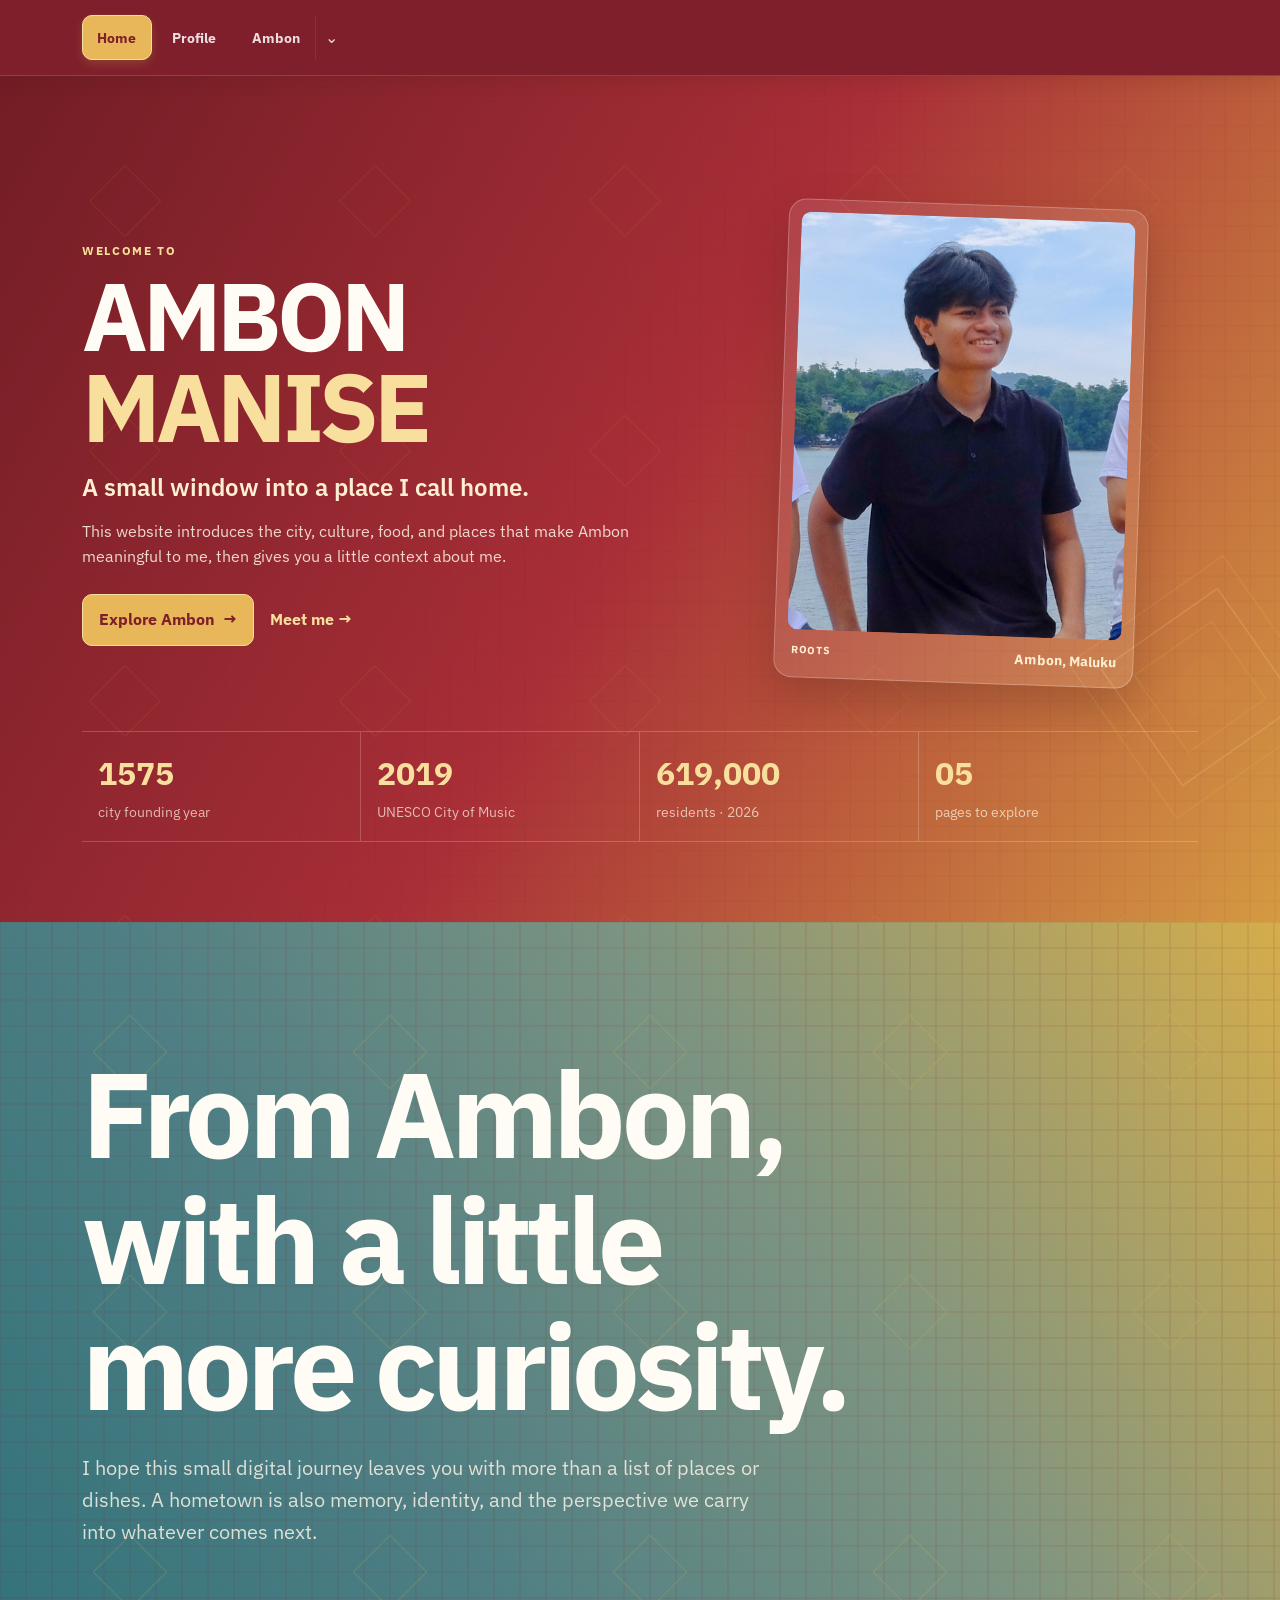
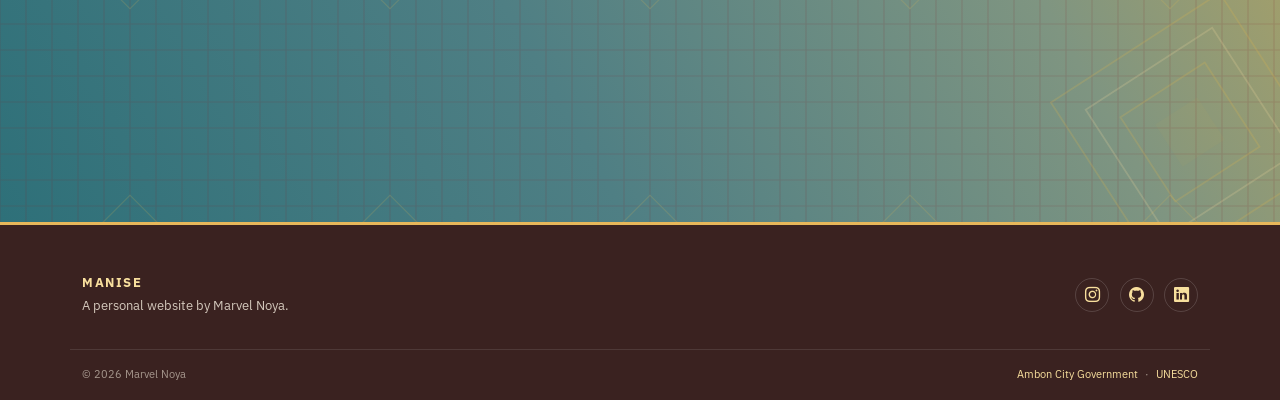
<file: index.html>
<!DOCTYPE html>
<html lang="en">
<head>
  <meta charset="UTF-8">
  <meta name="viewport" content="width=device-width, initial-scale=1">
  <title>Marvel Noya | Ambon</title>
  <meta name="description" content="A personal static website by Marvel Noya, introducing Ambon, Maluku, alongside a short personal profile.">
  <link rel="preconnect" href="https://fonts.googleapis.com">
  <link rel="preconnect" href="https://fonts.gstatic.com" crossorigin>
  <link href="https://fonts.googleapis.com/css2?family=IBM+Plex+Sans:wght@400;500;600;700;800&display=swap" rel="stylesheet">
  <link href="https://cdn.jsdelivr.net/npm/bootstrap@5.3.3/dist/css/bootstrap.min.css" rel="stylesheet">
  <link
    rel="stylesheet"
    href="https://cdn.jsdelivr.net/npm/bootstrap-icons@1.11.3/font/bootstrap-icons.min.css">
  <link href="assets/css/style.css" rel="stylesheet">

<style id="page-style">
/* HOME */

.home-section {
    display: flex;
    align-items: center;
    color: var(--white);
    background: linear-gradient(120deg, #721d25 0%, #a82e37 50%, #d59a42 100%);
}

.deco-grid {
    inset: 0;
    background: url("assets/img/deco-grid.svg") repeat;
    background-size: 250px 250px;
    opacity: 0.12;
}

.deco-diamond {
    width: 300px;
    height: 300px;
    right: -70px;
    bottom: 10%;
    background: url("assets/img/deco-diamond.svg") center / contain no-repeat;
    opacity: 0.2;
    transform: rotate(10deg);
}

.home-hero {
    position: relative;
    z-index: 1;
    display: grid;
    grid-template-columns: 1.1fr 0.9fr;
    align-items: center;
    gap: 4rem;
    padding-top: 3rem;
}

.home-hero h1 {
    color: var(--white);
    font-size: 6rem;
    line-height: 0.95;
    letter-spacing: -0.05em;
}

.home-hero h1 span {
    color: var(--gold-light);
}

.hero-subtitle-large {
    margin: 1rem 0 0.75rem;
    color: #ffefd2;
    font-size: 1.5rem;
    font-weight: 600;
}

.home-intro {
    max-width: 58ch;
    color: rgba(255, 247, 232, 0.85);
}

.hero-actions {
    display: flex;
    align-items: center;
    flex-wrap: wrap;
    gap: 1rem;
    margin-top: 1.5rem;
}

.btn-primary-warm,
.btn-outline-light {
    display: inline-flex;
    align-items: center;
    gap: 0.5rem;
    padding: 0.75rem 1rem;
    border-radius: 10px;
    font-weight: 800;
    text-decoration: none;
    transition: 0.2s ease;
}

.btn-primary-warm {
    color: var(--red-dark);
    background: var(--gold);
    border: 1px solid var(--gold-light);
}

.btn-primary-warm:hover {
    color: var(--red-dark);
    transform: translateY(-2px);
}

.btn-outline-light {
    color: var(--white);
    background: transparent;
    border: 1px solid rgba(255, 255, 255, 0.4);
}

.btn-outline-light:hover {
    color: var(--red-dark);
    background: var(--gold);
    border-color: var(--gold);
}

.text-link-light {
    display: inline-flex;
    align-items: center;
    color: var(--gold-light);
    font-weight: 700;
    text-decoration: none;
}

.text-link-light:hover {
    color: var(--white);
    text-decoration: underline;
}

.home-hero-visual {
    position: relative;
    min-height: 420px;
    display: grid;
    place-items: center;
}

.hero-photo-card {
    width: 360px;
    padding: 12px;
    border: 1px solid rgba(255, 255, 255, 0.25);
    border-radius: 18px;
    background: rgba(255, 255, 255, 0.1);
    box-shadow: 0 20px 45px rgba(69, 27, 22, 0.25);
    transform: rotate(2deg);
    transition: 0.3s ease;
}

.hero-photo-card:hover {
    transform: rotate(0) translateY(-6px);
}

.hero-photo-card img {
    width: 100%;
    aspect-ratio: 4 / 5;
    object-fit: cover;
    border-radius: 10px;
}

.hero-photo-caption {
    display: flex;
    justify-content: space-between;
    gap: 1rem;
    padding: 0.75rem 0.25rem 0.1rem;
    color: #ffefd2;
}

.hero-photo-caption span {
    font-size: 0.65rem;
    font-weight: 800;
    letter-spacing: 0.13em;
}

.hero-photo-caption strong {
    font-size: 0.85rem;
}

.home-stats {
    position: relative;
    z-index: 1;
    display: grid;
    grid-template-columns: repeat(4, 1fr);
    margin-top: 3rem;
    border-top: 1px solid rgba(255, 255, 255, 0.2);
    border-bottom: 1px solid rgba(255, 255, 255, 0.2);
}

.home-stats > div {
    padding: 1rem;
    border-right: 1px solid rgba(255, 255, 255, 0.2);
}

.home-stats > div:last-child {
    border-right: 0;
}

.home-stats span {
    display: block;
    color: var(--gold-light);
    font-size: 2rem;
    font-weight: 800;
}

.home-stats small {
    color: rgba(255, 247, 232, 0.7);
}

/* CLOSING SECTION */

.closing-section {
    position: relative;
    min-height: 100vh;
    padding: 8rem 0;
    color: var(--white);
    background:linear-gradient(60deg, #2e7079 0%, #4f7f84 35%, #7f9581 65%, #d5ad4b 100%);
    overflow: hidden;
}

.closing-grid {
    position: absolute;
    inset: 0;
    background-image: url("assets/img/deco-grid.svg");
    background-repeat: repeat;
    background-size: 260px 260px;
    opacity: 0.25;
    pointer-events: none;
}

.deco-closing {
    position: absolute;
    width: 320px;
    height: 320px;
    right: -70px;
    bottom: -70px;
    background-image: url("assets/img/deco-diamond.svg");
    background-size: contain;
    background-repeat: no-repeat;
    opacity: 0.22;
    transform: rotate(12deg);
    pointer-events: none;
}

.closing-inner {
    position: relative;
    z-index: 1;
    max-width: 850px;
    margin: 0;
    text-align: left;
}

.closing-inner h2 {
    margin-bottom: 1.5rem;
    color: var(--white);
    font-size: 120px;
    line-height: 1.05;
    letter-spacing: -0.04em;
}

.closing-inner > p:not(.eyebrow) {
    max-width: 700px;
    margin-bottom: 0;
    color: rgba(255, 247, 232, 0.82);
    font-size: 20px;
}

.closing-inner .btn-primary-warm {
    display: inline-flex;
    align-items: center;
    gap: 0.6rem;
}

.closing-inner .btn-primary-warm span {
    transition: transform 0.2s ease;
}

.closing-inner .btn-primary-warm:hover span {
    transform: translateY(-2px);
}

/* RESPONSIVE: PAGE-SPECIFIC */

@media (max-width: 991px) {
    .home-hero {
        grid-template-columns: 1fr;
    }

    .home-hero-visual {
        min-height: 360px;
    }

    .home-stats {
        grid-template-columns: 1fr 1fr;
    }

    .closing-inner h2 {
        font-size: 72px;
    }
}

@media (max-width: 767px) {
    .home-section {
        padding: 3.5rem 0;
    }

    .home-hero h1 {
        font-size: 4rem;
    }

    .home-hero {
        gap: 2rem;
        padding-top: 1.5rem;
    }

    .hero-photo-card {
        width: min(100%, 320px);
    }

    .home-stats {
        grid-template-columns: 1fr 1fr;
        margin-top: 2rem;
    }

    .closing-section {
        min-height: auto;
        padding: 5rem 0;
    }

    .closing-inner h2 {
        font-size: 3rem;
    }

    .closing-inner > p:not(.eyebrow) {
        font-size: 0.95rem;
    }

    .deco-closing {
        width: 220px;
        height: 220px;
        right: -60px;
        bottom: -50px;
    }
}

</style>
</head>
<body data-page="home">

<header class="site-header">
  <nav class="navbar navbar-expand-lg" aria-label="Primary navigation">
    <div class="container nav-shell">

      <button class="navbar-toggler" type="button" data-bs-toggle="collapse" data-bs-target="#mainNav"
        aria-controls="mainNav" aria-expanded="false" aria-label="Toggle navigation">
        <span class="toggler-line"></span>
        <span class="toggler-line"></span>
        <span class="toggler-line"></span>
      </button>

      <div class="collapse navbar-collapse" id="mainNav">
        <ul class="navbar-nav site-nav">
          <li class="nav-item">
            <a class="nav-link" href="index.html" data-page-link="home">Home</a>
          </li>
          <li class="nav-item">
            <a class="nav-link" href="profile/index.html" data-page-link="profile">Profile</a>
          </li>
          <li class="nav-item dropdown ambon-nav-item">
            <div class="ambon-nav-group">
              <a class="nav-link ambon-main-link" href="hometown/index.html" data-page-link="ambon">
                Ambon
              </a>
              <button class="ambon-menu-toggle" type="button" data-bs-toggle="dropdown"
                aria-expanded="false" aria-label="Open Ambon sections">
                <span aria-hidden="true">⌄</span>
              </button>
              <ul class="dropdown-menu dropdown-menu-end">
                <li>
                  <a class="dropdown-item" href="hometown/index.html" data-page-link="hometown">Hometown</a>
                </li>
                <li>
                  <a class="dropdown-item" href="food/index.html" data-page-link="food">Local Food</a>
                </li>
                <li>
                  <a class="dropdown-item" href="tourist/index.html" data-page-link="places">Places to Visit</a>
                </li>
              </ul>
            </div>
          </li>
        </ul>
      </div>
    </div>
  </nav>
</header>

<main>
  <section class="chapter-section home-section" id="home">

    <div class="section-deco deco-grid" aria-hidden="true"></div>
    
    <div class="section-deco deco-diamond" aria-hidden="true"></div>

    <div class="container position-relative">
      <div class="home-hero">
        <div class="home-hero-copy">
          <p class="eyebrow light">WELCOME TO</p>
          <h1>AMBON<br><span>MANISE</span></h1>
          <p class="hero-subtitle-large">A small window into a place I call home.</p>
          <p class="home-intro">
            This website introduces the city, culture, food, and places that make Ambon meaningful to me,
            then gives you a little context about me.
          </p>

          <div class="hero-actions">
            <a class="btn-primary-warm" href="hometown/index.html">Explore Ambon <span>→</span></a>
            <a class="text-link-light" href="profile/index.html">Meet me →</a>
          </div>
        </div>

        <div class="home-hero-visual">
          <div class="hero-photo-card interactive-card">
            <img loading="eager" src="assets/img/marvelyouth5 cropped.jpeg" alt="Marvel Noya">
            <div class="hero-photo-caption">
              <span>ROOTS</span>
              <strong>Ambon, Maluku</strong>
            </div>
          </div>
        </div>
      </div>

      <div class="home-stats">
        <div><span>1575</span><small>city founding year</small></div>
        <div><span>2019</span><small>UNESCO City of Music</small></div>
        <div><span>619,000</span><small>residents · 2026</small></div>
        <div><span>05</span><small>pages to explore</small></div>
      </div>
    </div>
  </section>

  <section class="closing-section">
    <div class="section-deco closing-grid" aria-hidden="true"></div>
    <div class="section-deco deco-closing" aria-hidden="true"></div>
    <div class="container position-relative">
      <div class="closing-inner">
        <h2>From Ambon,<br>with a little more curiosity.</h2>
        <p>I hope this small digital journey leaves you with more than a list of places or dishes. A hometown is also memory, identity, and the perspective we carry into whatever comes next.</p>
      </div>
    </div>
  </section>
</main>

<footer class="site-footer">
  <div class="container footer-grid">
    <div>
      <p class="footer-title">MANISE</p>
      <p class="mb-0">A personal website by Marvel Noya.</p>
    </div>

    <div class="footer-socials" aria-label="Social media">
        <!-- Replace the three placeholder URLs with your own profiles. -->
        <a href="https://www.instagram.com/mrvlnoya/" target="_blank" rel="noopener noreferrer"
          aria-label="Instagram" title="Instagram">
          <i class="bi bi-instagram"></i>
        </a>

        <a href="https://github.com/MonoPxl" target="_blank" rel="noopener noreferrer"
          aria-label="GitHub" title="GitHub">
          <i class="bi bi-github"></i>
        </a>

        <a href="https://www.linkedin.com/in/marvel-noya-ab5524257/" target="_blank" rel="noopener noreferrer"
          aria-label="LinkedIn" title="LinkedIn">
          <i class="bi bi-linkedin"></i>
        </a>
    </div>
  </div>

  <div class="container footer-bottom">
    <span>© 2026 Marvel Noya</span>

      <div class="footer-sources">
        <a href="https://ambon.go.id/" target="_blank" rel="noopener noreferrer">
          Ambon City Government
        </a>
        <span>·</span>
        <a href="https://www.unesco.org/en/creative-cities/ambon"
          target="_blank" rel="noopener noreferrer">
          UNESCO
        </a>
      </div>
  </div>
</footer>

<script src="https://cdn.jsdelivr.net/npm/bootstrap@5.3.3/dist/js/bootstrap.bundle.min.js"></script>
<script src="assets/js/script.js"></script>
</body>
</html>
</file>
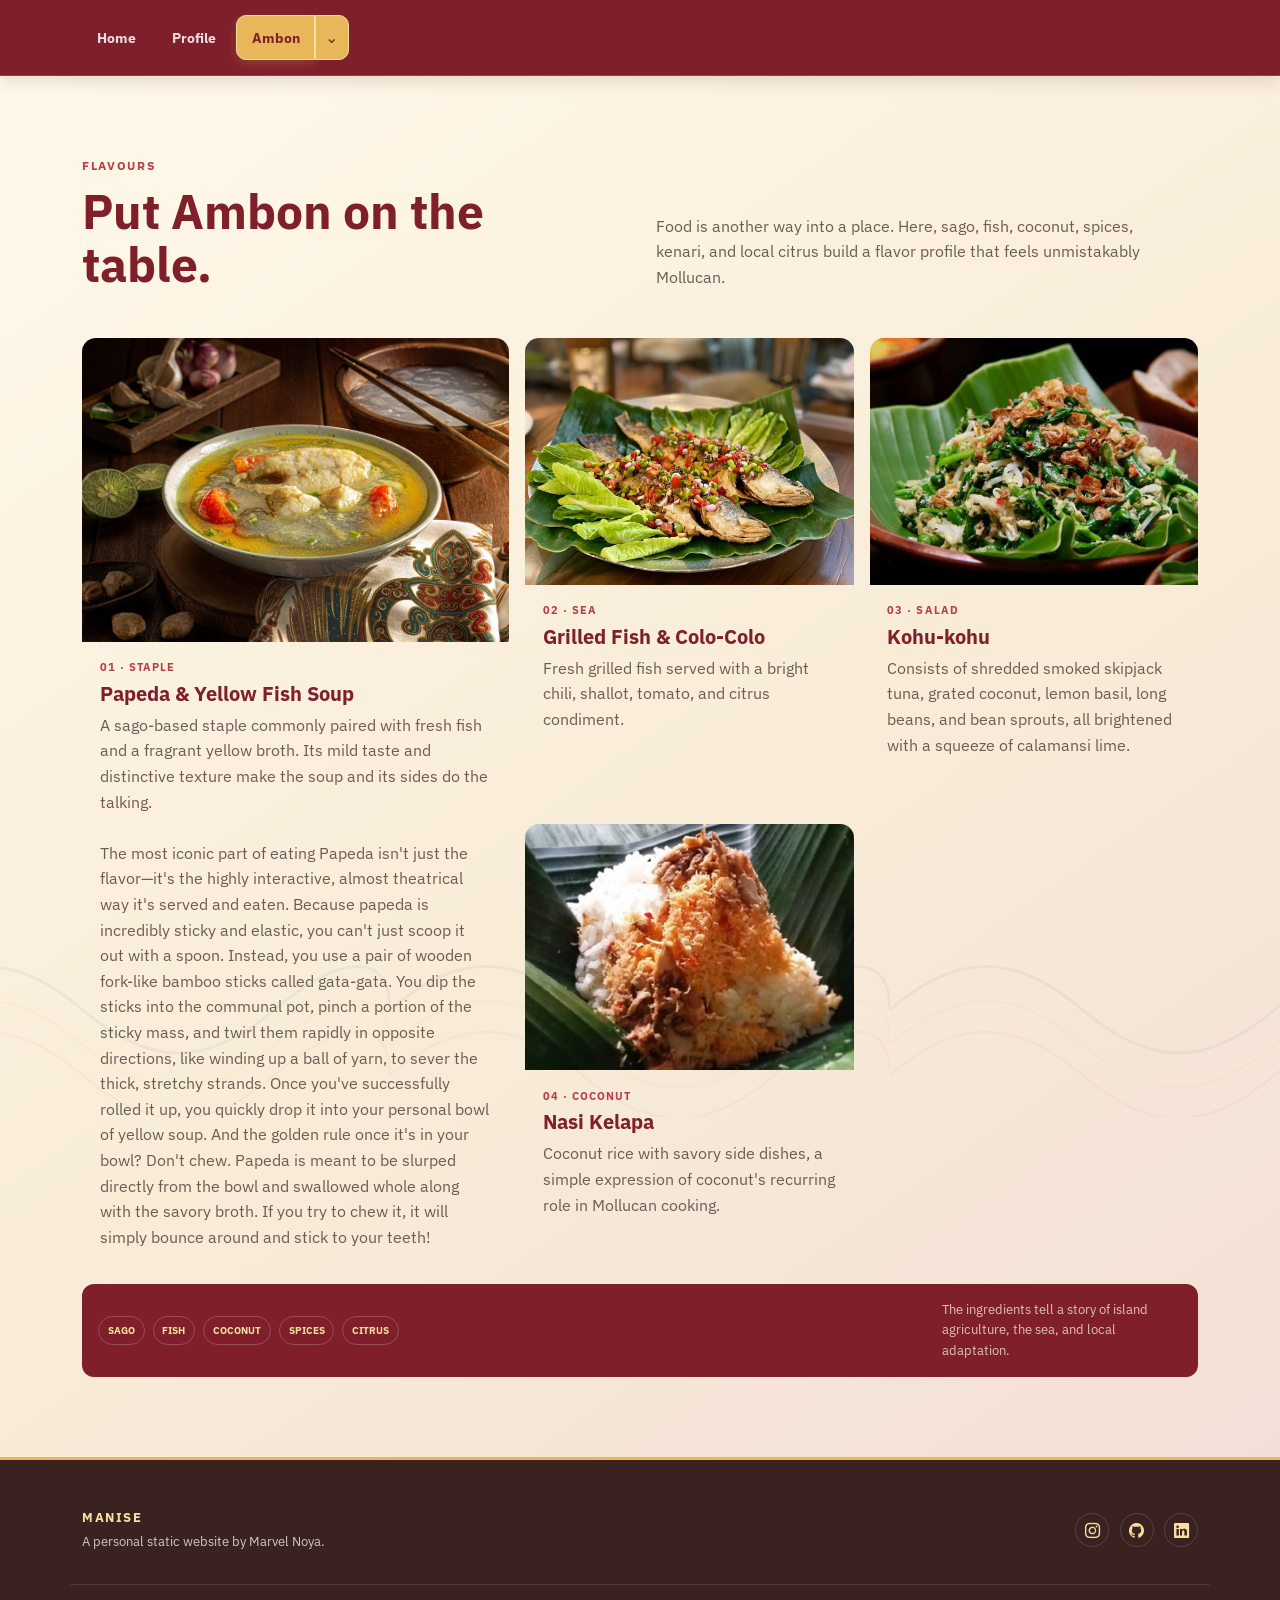
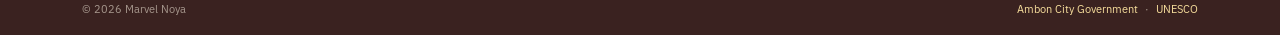
<file: food/index.html>
<!DOCTYPE html>
<html lang="en">

<head>
  <meta charset="UTF-8">
  <meta name="viewport" content="width=device-width, initial-scale=1">
  <title>Food | Ambon</title>
  <meta name="description"
    content="A look at traditional foods connected with Ambon and Maluku, including papeda, grilled fish with colo-colo, kohu-kohu, and coconut rice.">
  <link rel="preconnect" href="https://fonts.googleapis.com">
  <link rel="preconnect" href="https://fonts.gstatic.com" crossorigin>
  <link href="https://fonts.googleapis.com/css2?family=IBM+Plex+Sans:ital,wght@0,100..700;1,100..700&display=swap"
    rel="stylesheet">
  <link href="https://cdn.jsdelivr.net/npm/bootstrap@5.3.3/dist/css/bootstrap.min.css" rel="stylesheet">
  <link
    rel="stylesheet"
    href="https://cdn.jsdelivr.net/npm/bootstrap-icons@1.11.3/font/bootstrap-icons.min.css">
  <link href="../assets/css/style.css" rel="stylesheet">

<style id="page-style">
/* FOOD */

.food-section {
    background: linear-gradient(145deg, #fff8ea 0%, #f8ecd7 55%, #f3dfd7 100%);
}

.deco-wave,
.deco-coast {
    position: absolute;
    left: 0;
    right: 0;
    bottom: 9cm;
    height: 30%;
    background: url("../assets/img/deco-wave.svg") repeat-x bottom;
    background-size: 500px 180px;
    opacity: 0.17;
}

.food-grid {
    position: relative;
    z-index: 1;
    display: grid;
    grid-template-columns: 1.3fr 1fr 1fr;
    gap: 1rem;
}

.menu-card {
    overflow: hidden;
    border-radius: 14px;
}

.menu-feature {
    grid-row: span 2;
}

.menu-image {
    overflow: hidden;
    background: var(--paper);
}

.menu-card:not(.menu-feature) .menu-image {
    aspect-ratio: 4 / 3;
}

.menu-feature .menu-image {
    min-height: 300px;
}

.menu-image img {
    width: 100%;
    height: 100%;
    object-fit: cover;
    transition: transform 0.3s ease;
}

.menu-card:hover .menu-image img {
    transform: scale(1.04);
}

.menu-body {
    padding: 1.1rem;
}

.menu-index {
    display: block;
    margin-bottom: 0.4rem;
    color: var(--red);
    font-size: 0.67rem;
    font-weight: 800;
    letter-spacing: 0.1em;
}

.menu-body h3 {
    margin-bottom: 0.5rem;
    font-size: 1.25rem;
}

.menu-body p {
    margin-bottom: 0;
    color: var(--muted);
}

.ingredient-ribbon {
    position: relative;
    z-index: 1;
    display: flex;
    justify-content: space-between;
    gap: 1.5rem;
    align-items: center;
    margin-top: 1rem;
    padding: 1rem;
    color: var(--white);
    background: var(--red-dark);
    border-radius: 12px;
}

.ingredient-ribbon > div {
    display: flex;
    flex-wrap: wrap;
    gap: 0.5rem;
}

.ingredient-ribbon span {
    padding: 0.3rem 0.55rem;
    color: var(--gold-light);
    font-size: 0.65rem;
    font-weight: 800;
    border: 1px solid rgba(255, 255, 255, 0.2);
    border-radius: 999px;
}

.ingredient-ribbon p {
    max-width: 30ch;
    margin: 0;
    color: rgba(255, 247, 232, 0.75);
    font-size: 0.8rem;
}

/* RESPONSIVE: PAGE-SPECIFIC */

@media (max-width: 991px) {
    .food-grid {
        grid-template-columns: 1fr 1fr;
    }

    .menu-feature {
        grid-column: 1 / -1;
        grid-row: auto;
    }

    .menu-feature .menu-image {
        min-height: 260px;
    }

    .ingredient-ribbon {
        align-items: flex-start;
        flex-direction: column;
    }
}

@media (max-width: 767px) {
    .food-grid {
        grid-template-columns: 1fr;
    }

    .menu-feature {
        grid-column: auto;
    }

    .menu-feature .menu-image {
        min-height: 240px;
    }

    .deco-wave,
    .deco-coast {
        bottom: 0;
        height: 25%;
    }
}

</style>
</head>

<body data-page="food">
  <header class="site-header">
  <nav class="navbar navbar-expand-lg" aria-label="Primary navigation">
    <div class="container nav-shell">

      <button class="navbar-toggler" type="button" data-bs-toggle="collapse" data-bs-target="#mainNav"
        aria-controls="mainNav" aria-expanded="false" aria-label="Toggle navigation">
        <span class="toggler-line"></span>
        <span class="toggler-line"></span>
        <span class="toggler-line"></span>
      </button>

      <div class="collapse navbar-collapse" id="mainNav">
        <ul class="navbar-nav site-nav">
          <li class="nav-item">
            <a class="nav-link" href="../index.html" data-page-link="home">Home</a>
          </li>
          <li class="nav-item">
            <a class="nav-link" href="../profile/index.html" data-page-link="profile">Profile</a>
          </li>
          <li class="nav-item dropdown ambon-nav-item">
            <div class="ambon-nav-group">
              <a class="nav-link ambon-main-link" href="../hometown/index.html" data-page-link="ambon">
                Ambon
              </a>
              <button class="ambon-menu-toggle" type="button" data-bs-toggle="dropdown"
                aria-expanded="false" aria-label="Open Ambon sections">
                <span aria-hidden="true">⌄</span>
              </button>
              <ul class="dropdown-menu dropdown-menu-end">
                <li>
                  <a class="dropdown-item" href="../hometown/index.html" data-page-link="hometown">Hometown</a>
                </li>
                <li>
                  <a class="dropdown-item" href="../food/index.html" data-page-link="food">Local Food</a>
                </li>
                <li>
                  <a class="dropdown-item" href="../tourist/index.html" data-page-link="places">Places to Visit</a>
                </li>
              </ul>
            </div>
          </li>
        </ul>
      </div>
    </div>
  </nav>
</header>
  
  <main>
    <section class="chapter-section food-section" id="food" data-section="food">
      <div class="section-deco deco-wave" aria-hidden="true"></div>
      <div class="container position-relative">
        <div class="section-intro split-intro">
          <div><p class="eyebrow">FLAVOURS</p><h2>Put Ambon on the table.</h2></div>
          <p>Food is another way into a place. Here, sago, fish, coconut, spices, kenari, and local citrus build a flavor profile that feels unmistakably Mollucan.</p>
        </div>

        <div class="food-grid">
          <article class="menu-card menu-feature interactive-card">
            <div class="menu-image"><img loading="lazy" src="../assets/img/papeda kuah kuning.jpg" alt="Papeda and yellow fish soup"></div>
            <div class="menu-body"><span class="menu-index">01 · STAPLE</span><h3>Papeda &amp; Yellow Fish Soup</h3><p>A sago-based staple commonly paired with fresh fish and a fragrant yellow broth. Its mild taste and distinctive texture make the soup and its sides do the talking.</p><br><p>The most iconic part of eating Papeda isn't just the flavor—it's the highly interactive, almost theatrical way it's served and eaten. Because papeda is incredibly sticky and elastic, you can't just scoop it out with a spoon. Instead, you use a pair of wooden fork-like bamboo sticks called gata-gata. You dip the sticks into the communal pot, pinch a portion of the sticky mass, and twirl them rapidly in opposite directions, like winding up a ball of yarn, to sever the thick, stretchy strands. Once you've successfully rolled it up, you quickly drop it into your personal bowl of yellow soup. And the golden rule once it's in your bowl? Don't chew. Papeda is meant to be slurped directly from the bowl and swallowed whole along with the savory broth. If you try to chew it, it will simply bounce around and stick to your teeth!</p></div>
          </article>
          <article class="menu-card interactive-card">
            <div class="menu-image"><img loading="lazy" src="../assets/img/Ikan-Bakar-dan-Colo-colo.jpg" alt="Grilled fish with colo-colo"></div>
            <div class="menu-body"><span class="menu-index">02 · SEA</span><h3>Grilled Fish &amp; Colo-Colo</h3><p>Fresh grilled fish served with a bright chili, shallot, tomato, and citrus condiment.</p></div>
          </article>
          <article class="menu-card interactive-card">
            <div class="menu-image"><img loading="lazy" src="../assets/img/kohu-kohu.jpeg" alt="Gogos"></div>
            <div class="menu-body"><span class="menu-index">03 · SALAD</span><h3>Kohu-kohu</h3><p>Consists of shredded smoked skipjack tuna, grated coconut, lemon basil, long beans, and bean sprouts, all brightened with a squeeze of calamansi lime.</p></div>
          </article>
          <article class="menu-card interactive-card">
            <div class="menu-image"><img loading="lazy" src="../assets/img/nasi-kelapa.jpg" alt="Nasi Kelapa"></div>
            <div class="menu-body"><span class="menu-index">04 · COCONUT</span><h3>Nasi Kelapa</h3><p>Coconut rice with savory side dishes, a simple expression of coconut's recurring role in Mollucan cooking.</p></div>
          </article>
        </div>

        <div class="ingredient-ribbon interactive-card">
          <div><span>SAGO</span><span>FISH</span><span>COCONUT</span><span>SPICES</span><span>CITRUS</span></div>
          <p>The ingredients tell a story of island agriculture, the sea, and local adaptation.</p>
        </div>
      </div>
    </section>
  </main>
  <footer class="site-footer">
  <div class="container footer-grid">
    <div>
      <p class="footer-title">MANISE</p>
      <p class="mb-0">A personal static website by Marvel Noya.</p>
    </div>

    <div class="footer-socials" aria-label="Social media">
      <a href="https://www.instagram.com/mrvlnoya/" target="_blank" rel="noopener noreferrer"
        aria-label="Instagram" title="Instagram">
        <i class="bi bi-instagram"></i>
      </a>

      <a href="https://github.com/MonoPxl" target="_blank" rel="noopener noreferrer"
        aria-label="GitHub" title="GitHub">
        <i class="bi bi-github"></i>
      </a>

      <a href="https://www.linkedin.com/in/marvel-noya-ab5524257/" target="_blank" rel="noopener noreferrer"
        aria-label="LinkedIn" title="LinkedIn">
        <i class="bi bi-linkedin"></i>
      </a>
    </div>
  </div>

  <div class="container footer-bottom">
    <span>© 2026 Marvel Noya</span>
      <div class="footer-sources">
        <a href="https://ambon.go.id/" target="_blank" rel="noopener noreferrer">
          Ambon City Government
        </a>
        <span>·</span>
        <a href="https://www.unesco.org/en/creative-cities/ambon"
          target="_blank" rel="noopener noreferrer">
          UNESCO
        </a>
      </div>
  </div>
</footer>

  <script src="https://cdn.jsdelivr.net/npm/bootstrap@5.3.3/dist/js/bootstrap.bundle.min.js"></script>
  <script src="../assets/js/script.js"></script>
</body>
</html>
</file>
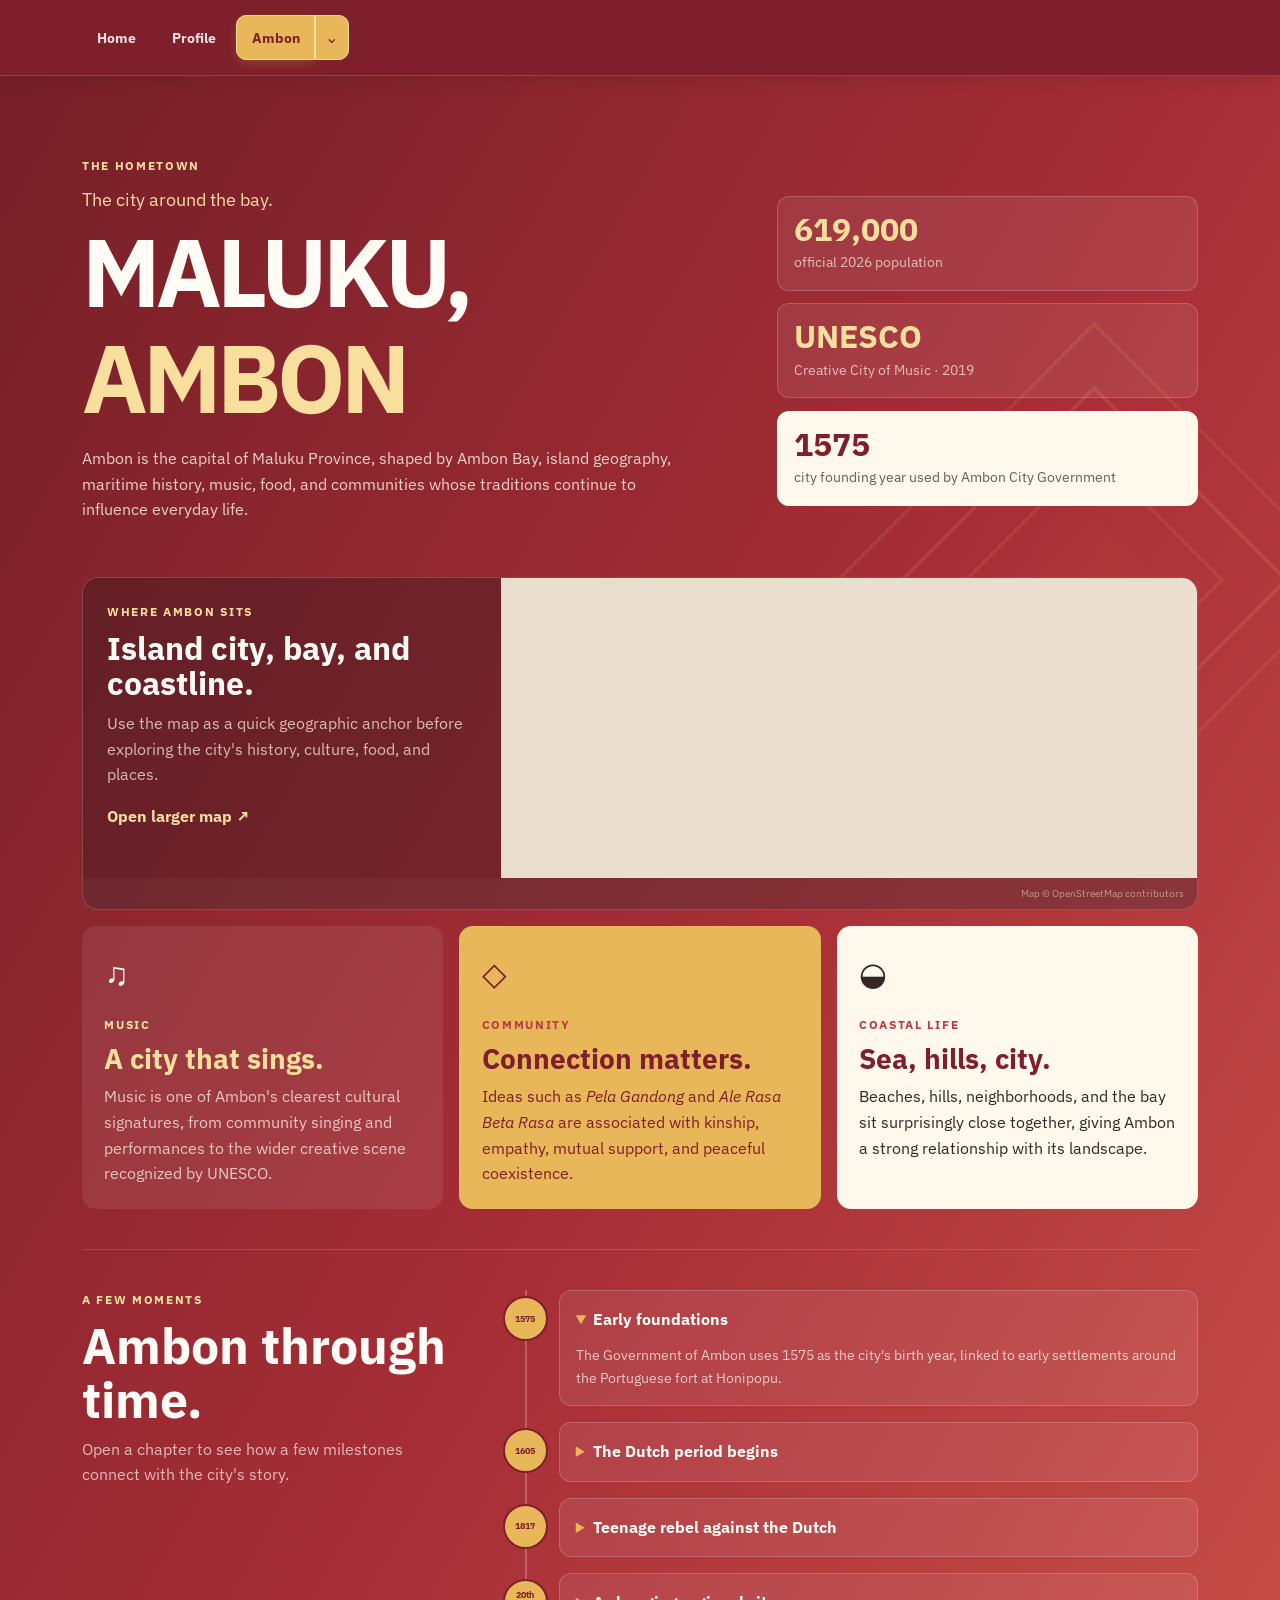
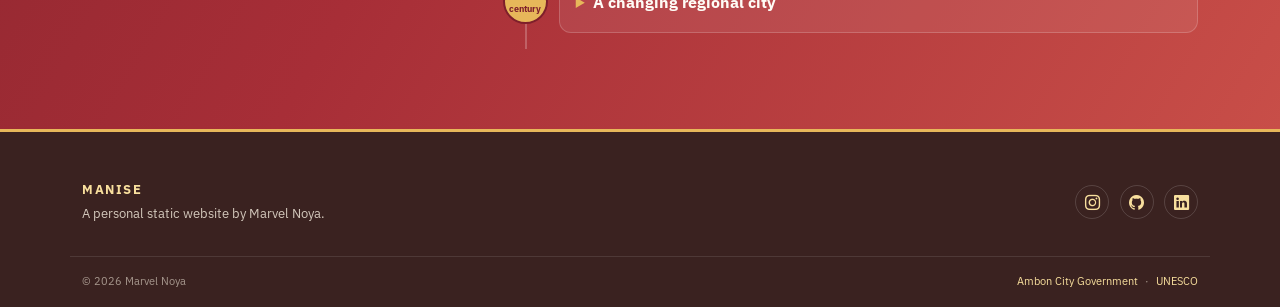
<file: hometown/index.html>
<!DOCTYPE html>
<html lang="en">

<head>
  <meta charset="UTF-8">
  <meta name="viewport" content="width=device-width, initial-scale=1">
  <title>Hometown | Ambon</title>
  <meta name="description"
    content="An English introduction to Ambon, Maluku: its geography, history, population, music identity, food culture, and community values.">
  <link rel="preconnect" href="https://fonts.googleapis.com">
  <link rel="preconnect" href="https://fonts.gstatic.com" crossorigin>
  <link href="https://fonts.googleapis.com/css2?family=IBM+Plex+Sans:ital,wght@0,100..700;1,100..700&display=swap"
    rel="stylesheet">
  <link href="https://cdn.jsdelivr.net/npm/bootstrap@5.3.3/dist/css/bootstrap.min.css" rel="stylesheet">
  <link
    rel="stylesheet"
    href="https://cdn.jsdelivr.net/npm/bootstrap-icons@1.11.3/font/bootstrap-icons.min.css">
  <link href="../assets/css/style.css" rel="stylesheet">

<style id="page-style">
/* AMBON OVERVIEW */

.ambon-section {
    color: var(--white);
    background: linear-gradient(120deg, #751f28 0%, #a72e37 55%, #c84e48 100%);
}

.deco-baju {
    width: 45%;
    height: 45%;
    top: 8%;
    right: -8%;
    background: url("../assets/img/deco-diamond.svg") center / contain no-repeat;
    opacity: 0.12;
}

.ambon-hero {
    position: relative;
    z-index: 1;
    display: grid;
    grid-template-columns: 1.2fr 0.8fr;
    gap: 4rem;
    align-items: center;
}

.display-kicker {
    margin: 0 0 0.3rem;
    color: #ffdca0;
    font-size: 1.15rem;
}

.ambon-hero h2 {
    color: var(--white);
    font-size: 6rem;
    letter-spacing: -0.05em;
}

.ambon-hero h2 span {
    color: var(--gold-light);
}

.ambon-hero-copy > p:not(.eyebrow):not(.display-kicker) {
    max-width: 60ch;
    margin: 1rem 0 1.4rem;
    color: rgba(255, 247, 232, 0.82);
}

.ambon-fact-stack {
    display: grid;
    gap: 0.8rem;
}

.ambon-number-card {
    padding: 1rem;
    background: rgba(255, 255, 255, 0.08);
    border: 1px solid rgba(255, 255, 255, 0.18);
    border-radius: 12px;
}

.ambon-number-card span {
    display: block;
    color: var(--gold-light);
    font-size: 2rem;
    font-weight: 800;
    line-height: 1;
}

.ambon-number-card small {
    display: block;
    margin-top: 0.4rem;
    color: rgba(255, 247, 232, 0.7);
}

.ambon-number-card.cream {
    color: var(--text);
    background: var(--cream);
}

.ambon-number-card.cream span {
    color: var(--red-dark);
}

.ambon-number-card.cream small {
    color: var(--muted);
}

.ambon-map-card {
    position: relative;
    z-index: 1;
    display: grid;
    grid-template-columns: 0.75fr 1.25fr;
    margin-top: 2rem;
    overflow: hidden;
    background: rgba(43, 25, 29, 0.35);
    border: 1px solid rgba(255, 255, 255, 0.18);
    border-radius: 16px;
}

.ambon-map-copy {
    padding: 1.5rem;
}

.ambon-map-copy h3 {
    margin-bottom: 0.6rem;
    color: var(--white);
    font-size: 2rem;
}

.ambon-map-copy p:not(.eyebrow) {
    color: rgba(255, 247, 232, 0.72);
}

.map-link {
    color: var(--gold-light);
    font-weight: 800;
    text-decoration: none;
}

.map-link:hover {
    text-decoration: underline;
}

.ambon-map-frame {
    min-height: 300px;
    background: #eadfce;
}

.ambon-map-frame iframe {
    width: 100%;
    height: 100%;
    min-height: 300px;
    display: block;
    border: 0;
}

.map-attribution {
    grid-column: 1 / -1;
    margin: 0;
    padding: 0.45rem 0.8rem;
    color: rgba(255, 247, 232, 0.5);
    font-size: 0.62rem;
    text-align: right;
    background: rgba(255, 255, 255, 0.04);
}

.culture-grid {
    position: relative;
    z-index: 1;
    display: grid;
    grid-template-columns: repeat(3, 1fr);
    gap: 1rem;
    margin-top: 1rem;
}

.culture-card {
    min-height: 220px;
    padding: 1.4rem;
    border-radius: 14px;
}

.culture-card h3 {
    margin-bottom: 0.6rem;
}

.culture-card p:last-child {
    margin-bottom: 0;
}

.culture-icon {
    display: block;
    margin-bottom: 1rem;
    font-size: 2rem;
}

.culture-red {
    color: var(--white);
    background: rgba(255, 255, 255, 0.08);
}

.culture-red h3 {
    color: var(--gold-light);
}

.culture-red p {
    color: rgba(255, 247, 232, 0.75);
}

.culture-gold {
    color: var(--red-dark);
    background: var(--gold);
}

.culture-gold h3 {
    color: var(--red-dark);
}

.culture-paper {
    color: var(--text);
    background: var(--cream);
}

/* AMBON TIMELINE */

.timeline-wrap {
    position: relative;
    z-index: 1;
    display: grid;
    grid-template-columns: 0.72fr 1.28fr;
    gap: 4rem;
    margin-top: 2.5rem;
    padding-top: 2.5rem;
    border-top: 1px solid rgba(255, 255, 255, 0.14);
}

.timeline-heading h3 {
    margin-bottom: 0.55rem;
    color: var(--white);
    font-size: 3.1rem;
}

.timeline-heading p:last-child {
    max-width: 38ch;
    margin-bottom: 0;
    color: rgba(255, 247, 232, 0.7);
}

.story-timeline {
    list-style: none;
    margin: 0;
    padding: 0;
    border-left: 2px solid rgba(255, 255, 255, 0.22);
}

.story-timeline > li {
    position: relative;
    padding: 0 0 1rem 2rem;
}

.story-year {
    position: absolute;
    top: 6px;
    left: -24px;
    width: 45px;
    height: 45px;
    display: grid;
    place-items: center;
    color: var(--red-dark);
    background: var(--gold);
    border: 2px solid var(--red-dark);
    border-radius: 50%;
    font-size: 0.55rem;
    font-weight: 900;
    text-align: center;
}

.story-card {
    padding: 1rem;
    color: var(--white);
    background: rgba(255, 255, 255, 0.08);
    border: 1px solid rgba(255, 255, 255, 0.18);
    border-radius: 12px;
}

.story-card:hover {
    background: rgba(255, 255, 255, 0.12);
}

.story-card summary {
    color: var(--white);
    font-weight: 800;
    cursor: pointer;
}

.story-card summary::marker {
    color: var(--gold);
}

.story-card p {
    margin: 0.65rem 0 0;
    color: rgba(255, 247, 232, 0.75);
    font-size: 0.9rem;
}

/* RESPONSIVE: PAGE-SPECIFIC */

@media (max-width: 991px) {
    .ambon-hero {
        grid-template-columns: 1fr;
        gap: 2.5rem;
    }

    .ambon-fact-stack {
        grid-template-columns: repeat(3, 1fr);
    }

    .culture-grid {
        grid-template-columns: 1fr;
    }

    .timeline-wrap {
        grid-template-columns: 1fr;
        gap: 2rem;
    }
}

@media (max-width: 767px) {
    .ambon-hero h2 {
        font-size: 4rem;
    }

    .ambon-fact-stack {
        grid-template-columns: 1fr;
    }

    .ambon-map-card {
        grid-template-columns: 1fr;
    }

    .ambon-map-frame,
    .ambon-map-frame iframe {
        min-height: 260px;
    }

    .timeline-heading h3 {
        font-size: 2.2rem;
    }

    .story-timeline > li {
        padding-left: 1.4rem;
    }

    .story-year {
        left: -23px;
        width: 40px;
        height: 40px;
    }
}

</style>
</head>

<body data-page="hometown">
  <header class="site-header">
  <nav class="navbar navbar-expand-lg" aria-label="Primary navigation">
    <div class="container nav-shell">

      <button class="navbar-toggler" type="button" data-bs-toggle="collapse" data-bs-target="#mainNav"
        aria-controls="mainNav" aria-expanded="false" aria-label="Toggle navigation">
        <span class="toggler-line"></span>
        <span class="toggler-line"></span>
        <span class="toggler-line"></span>
      </button>

      <div class="collapse navbar-collapse" id="mainNav">
        <ul class="navbar-nav site-nav">
          <li class="nav-item">
            <a class="nav-link" href="../index.html" data-page-link="home">Home</a>
          </li>
          <li class="nav-item">
            <a class="nav-link" href="../profile/index.html" data-page-link="profile">Profile</a>
          </li>
          <li class="nav-item dropdown ambon-nav-item">
            <div class="ambon-nav-group">
              <a class="nav-link ambon-main-link" href="../hometown/index.html" data-page-link="ambon">
                Ambon
              </a>
              <button class="ambon-menu-toggle" type="button" data-bs-toggle="dropdown"
                aria-expanded="false" aria-label="Open Ambon sections">
                <span aria-hidden="true">⌄</span>
              </button>
              <ul class="dropdown-menu dropdown-menu-end">
                <li>
                  <a class="dropdown-item" href="../hometown/index.html" data-page-link="hometown">Hometown</a>
                </li>
                <li>
                  <a class="dropdown-item" href="../food/index.html" data-page-link="food">Local Food</a>
                </li>
                <li>
                  <a class="dropdown-item" href="../tourist/index.html" data-page-link="places">Places to Visit</a>
                </li>
              </ul>
            </div>
          </li>
        </ul>
      </div>
    </div>
  </nav>
</header>

  <main>
    <section class="chapter-section ambon-section" id="ambon" data-section="ambon">
      <div class="section-deco deco-baju" aria-hidden="true"></div>
      <div class="container position-relative">
        <div class="ambon-hero">
          <div class="ambon-hero-copy">
            <p class="eyebrow light">THE HOMETOWN</p>
            <p class="display-kicker">The city around the bay.</p>
            <h2>MALUKU,<br>
            <span>AMBON</span>
            </h2>
            <p>Ambon is the capital of Maluku Province, shaped by Ambon Bay, island geography, maritime history, music, food, and communities whose traditions continue to influence everyday life.</p>
            
          </div>
          <div class="ambon-fact-stack">
            <div class="ambon-number-card interactive-card"><span>619,000</span><small>official 2026 population</small></div>
            <div class="ambon-number-card warm interactive-card"><span>UNESCO</span><small>Creative City of Music · 2019</small></div>
            <div class="ambon-number-card cream interactive-card"><span>1575</span><small>city founding year used by Ambon City Government</small></div>
          </div>
        </div>

        <div class="ambon-map-card interactive-card">
  <div class="ambon-map-copy">
    <p class="eyebrow light">WHERE AMBON SITS</p>
    <h3>Island city, bay, and coastline.</h3>
    <p>Use the map as a quick geographic anchor before exploring the city's history, culture, food, and places.</p>
    <a class="map-link" href="https://www.openstreetmap.org/?mlat=-3.6954&mlon=128.1814#map=12/-3.6954/128.1814" target="_blank" rel="noopener">Open larger map ↗</a>
  </div>
  <div class="ambon-map-frame">
    <iframe
      title="Map of Ambon, Maluku"
      loading="lazy"
      src="https://www.openstreetmap.org/export/embed.html?bbox=128.115%2C-3.755%2C128.245%2C-3.625&amp;layer=mapnik&amp;marker=-3.6954%2C128.1814">
    </iframe>
  </div>

  <p class="map-attribution">Map © OpenStreetMap contributors</p>

      </div>
        <div class="culture-grid">
          <article class="culture-card culture-red interactive-card">
            <span class="culture-icon">♫</span><p class="eyebrow light">MUSIC</p><h3>A city that sings.</h3><p>Music is one of Ambon's clearest cultural signatures, from community singing and performances to the wider creative scene recognized by UNESCO.</p>
          </article>
          <article class="culture-card culture-gold interactive-card">
            <span class="culture-icon">◇</span><p class="eyebrow">COMMUNITY</p><h3>Connection matters.</h3><p>Ideas such as <em>Pela Gandong</em> and <em>Ale Rasa Beta Rasa</em> are associated with kinship, empathy, mutual support, and peaceful coexistence.</p>
          </article>
          <article class="culture-card culture-paper interactive-card">
            <span class="culture-icon">◒</span><p class="eyebrow">COASTAL LIFE</p><h3>Sea, hills, city.</h3><p>Beaches, hills, neighborhoods, and the bay sit surprisingly close together, giving Ambon a strong relationship with its landscape.</p>
          </article>
        </div>

        <div class="timeline-wrap" id="timeline">
          <div class="timeline-heading">
            <p class="eyebrow light">A FEW MOMENTS</p>
            <h3>Ambon through time.</h3>
            <p>Open a chapter to see how a few milestones connect with the city's story.</p>
          </div>
          <ol class="story-timeline">
            <li>
              <span class="story-year">1575</span>
              <details class="story-card" open>
                <summary>Early foundations</summary>
                <p>The Government of Ambon uses 1575 as the city's birth year, linked to early settlements around the Portuguese fort at Honipopu.</p>
              </details>
            </li>
            <li>
              <span class="story-year">1605</span>
              <details class="story-card">
                <summary>The Dutch period begins</summary>
                <p>Ambon's colonial history shifted when the Dutch took over the Portuguese fort, later known as Benteng Victoria.</p>
              </details>
            </li>
            <li>
              <span class="story-year">1817</span>
              <details class="story-card">
                <summary>Teenage rebel against the Dutch</summary>
                <p>One of Ambon's most prominent monuments honors Martha Christina Tiahahu, an Ambonese guerrilla leader who fought fiercely against the colonial military in 1817 starting when she was just 17 years old.</p>
              </details>
            </li>
            <li>
              <span class="story-year">20th century</span>
              <details class="story-card">
                <summary>A changing regional city</summary>
                <p>Ambon developed as an administrative and commercial center while remaining closely connected to the surrounding islands and maritime life.</p>
              </details>
            </li>
          </ol>
        </div>
      </div>
    </section>
  </main>
  <footer class="site-footer">
  <div class="container footer-grid">
    <div>
      <p class="footer-title">MANISE</p>
      <p class="mb-0">A personal static website by Marvel Noya.</p>
    </div>

    <div class="footer-socials" aria-label="Social media">
      <a href="https://www.instagram.com/mrvlnoya/" target="_blank" rel="noopener noreferrer"
        aria-label="Instagram" title="Instagram">
        <i class="bi bi-instagram"></i>
      </a>

      <a href="https://github.com/MonoPxl" target="_blank" rel="noopener noreferrer"
        aria-label="GitHub" title="GitHub">
        <i class="bi bi-github"></i>
      </a>

      <a href="https://www.linkedin.com/in/marvel-noya-ab5524257/" target="_blank" rel="noopener noreferrer"
        aria-label="LinkedIn" title="LinkedIn">
        <i class="bi bi-linkedin"></i>
      </a>
    </div>
  </div>

  <div class="container footer-bottom">
    <span>© 2026 Marvel Noya</span>
      <div class="footer-sources">
        <a href="https://ambon.go.id/" target="_blank" rel="noopener noreferrer">
          Ambon City Government
        </a>
        <span>·</span>
        <a href="https://www.unesco.org/en/creative-cities/ambon"
          target="_blank" rel="noopener noreferrer">
          UNESCO
        </a>
      </div>
  </div>
</footer>

  <script src="https://cdn.jsdelivr.net/npm/bootstrap@5.3.3/dist/js/bootstrap.bundle.min.js"></script>
  <script src="../assets/js/script.js"></script>
</body>
</html>
</file>
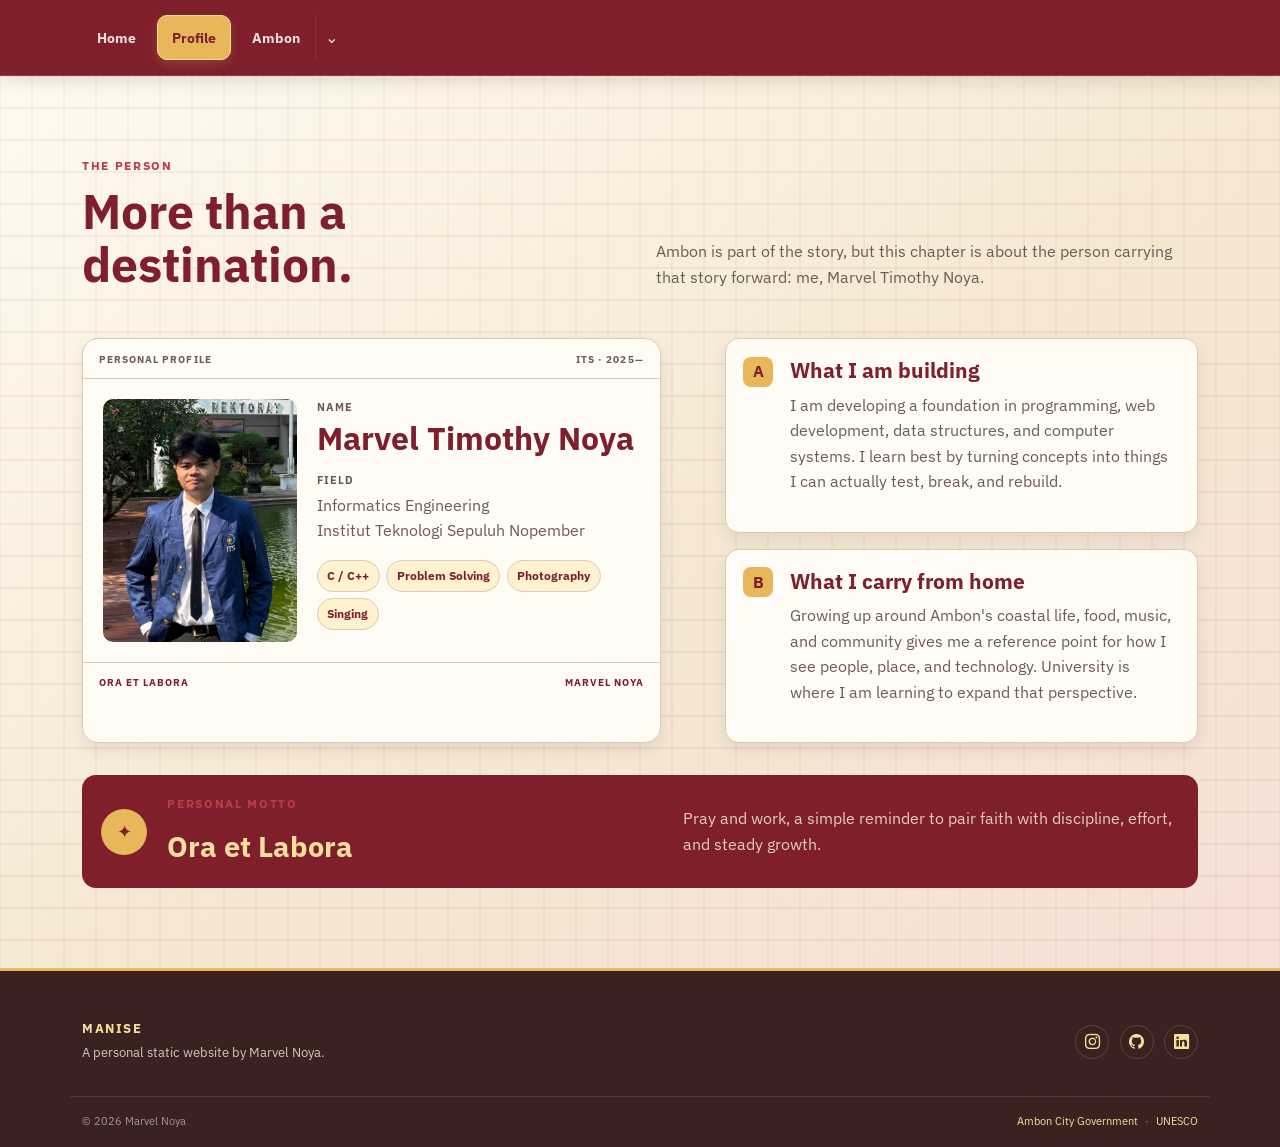
<file: profile/index.html>
<!DOCTYPE html>
<html lang="en">

<head>
  <meta charset="UTF-8">
  <meta name="viewport" content="width=device-width, initial-scale=1">
  <title>Profile | Marvel Noya</title>
  <meta name="description"
    content="A short personal profile of Marvel Noya, an Informatics Engineering student at ITS.">
  <link rel="preconnect" href="https://fonts.googleapis.com">
  <link rel="preconnect" href="https://fonts.gstatic.com" crossorigin>
  <link href="https://fonts.googleapis.com/css2?family=IBM+Plex+Sans:ital,wght@0,100..700;1,100..700&display=swap"
    rel="stylesheet">
  <link href="https://cdn.jsdelivr.net/npm/bootstrap@5.3.3/dist/css/bootstrap.min.css" rel="stylesheet">
  <link
    rel="stylesheet"
    href="https://cdn.jsdelivr.net/npm/bootstrap-icons@1.11.3/font/bootstrap-icons.min.css">
  <link href="../assets/css/style.css" rel="stylesheet">

<style id="page-style">
/* PROFILE */

.profile-section {
    background: linear-gradient(145deg, #fffaf1 0%, #f4e8d2 55%, #f7e0d7 100%);
}

.deco-paper-grid {
    inset: 0;
    background: url("../assets/img/deco-grid.svg") repeat;
    background-size: 320px 320px;
    opacity: 0.12;
}

.profile-layout {
    position: relative;
    z-index: 1;
    display: grid;
    grid-template-columns: 1.1fr 0.9fr;
    gap: 4rem;
}

.identity-card,
.note-block,
.postcard,
.destination-card,
.menu-card {
    background: var(--white);
    border: 1px solid var(--line);
    box-shadow: var(--shadow-small);
}

.identity-card {
    overflow: hidden;
    border-radius: 16px;
}

.id-topline,
.identity-card-bottom {
    display: flex;
    justify-content: space-between;
    gap: 1rem;
    padding: 0.7rem 1rem;
    color: var(--muted);
    font-size: 0.65rem;
    font-weight: 800;
    letter-spacing: 0.1em;
    border-bottom: 1px solid var(--line);
}

.identity-card-body {
    display: grid;
    grid-template-columns: 0.75fr 1.25fr;
    gap: 1.25rem;
    padding: 1.25rem;
}

.identity-photo {
    aspect-ratio: 4 / 5;
    overflow: hidden;
    border-radius: 10px;
    background: var(--paper);
}

.identity-photo img {
    width: 100%;
    height: 100%;
    object-fit: cover;
}

.identity-label {
    margin-bottom: 0.2rem;
    color: var(--red);
    font-size: 0.7rem;
    font-weight: 800;
    letter-spacing: 0.1em;
    text-transform: uppercase;
}

.identity-copy h3 {
    margin-bottom: 1rem;
    font-size: 2rem;
}

.identity-copy p,
.note-block p {
    color: var(--muted);
}

.skill-row {
    display: flex;
    flex-wrap: wrap;
    gap: 0.4rem;
    margin-top: 1rem;
}

.badge-skill {
    padding: 0.35rem 0.6rem;
    color: var(--red-dark);
    font-size: 0.72rem;
    font-weight: 700;
    background: #fff3cf;
    border: 1px solid var(--line);
    border-radius: 999px;
}

.identity-card-bottom {
    border-top: 1px solid var(--line);
    border-bottom: 0;
    color: var(--red-dark);
}

.profile-notes {
    display: grid;
    gap: 1rem;
}

.note-block {
    position: relative;
    padding: 1.3rem 1.3rem 1.3rem 4rem;
    border-radius: 14px;
}

.note-block h3 {
    margin-bottom: 0.6rem;
    font-size: 1.3rem;
}

.note-number {
    position: absolute;
    top: 1.1rem;
    left: 1.1rem;
    width: 30px;
    height: 30px;
    display: grid;
    place-items: center;
    color: var(--red-dark);
    font-weight: 800;
    background: var(--gold);
    border-radius: 8px;
}

.motto-strip {
    position: relative;
    z-index: 1;
    display: grid;
    grid-template-columns: auto 1fr 1fr;
    align-items: center;
    gap: 1.25rem;
    margin-top: 2rem;
    padding: 1.2rem;
    color: var(--white);
    background: var(--red-dark);
    border-radius: 14px;
}

.motto-mark {
    width: 46px;
    height: 46px;
    display: grid;
    place-items: center;
    color: var(--red-dark);
    font-size: 1.1rem;
    background: var(--gold);
    border-radius: 50%;
}

.motto {
    color: var(--gold-light);
    font-size: 1.8rem;
    font-weight: 800;
}

.motto-strip > p {
    margin: 0;
    color: rgba(255, 247, 232, 0.8);
}


/* RESPONSIVE: PAGE-SPECIFIC */

@media (max-width: 991px) {
    .profile-layout {
        grid-template-columns: 1fr;
        gap: 2rem;
    }

    .identity-card-body {
        grid-template-columns: 160px 1fr;
    }

    .motto-strip {
        grid-template-columns: auto 1fr;
    }

    .motto-strip > p {
        grid-column: 1 / -1;
    }
}

@media (max-width: 767px) {
    .identity-card-body {
        grid-template-columns: 1fr;
    }

    .identity-photo {
        max-width: 180px;
    }

    .motto-strip {
        grid-template-columns: auto 1fr;
    }

    .motto {
        font-size: 1.4rem;
    }
}

</style>
</head>

<body data-page="profile">
  <header class="site-header">
  <nav class="navbar navbar-expand-lg" aria-label="Primary navigation">
    <div class="container nav-shell">

      <button class="navbar-toggler" type="button" data-bs-toggle="collapse" data-bs-target="#mainNav"
        aria-controls="mainNav" aria-expanded="false" aria-label="Toggle navigation">
        <span class="toggler-line"></span>
        <span class="toggler-line"></span>
        <span class="toggler-line"></span>
      </button>

      <div class="collapse navbar-collapse" id="mainNav">
        <ul class="navbar-nav site-nav">
          <li class="nav-item">
            <a class="nav-link" href="../index.html" data-page-link="home">Home</a>
          </li>
          <li class="nav-item">
            <a class="nav-link" href="../profile/index.html" data-page-link="profile">Profile</a>
          </li>
          <li class="nav-item dropdown ambon-nav-item">
            <div class="ambon-nav-group">
              <a class="nav-link ambon-main-link" href="../hometown/index.html" data-page-link="ambon">
                Ambon
              </a>
              <button class="ambon-menu-toggle" type="button" data-bs-toggle="dropdown"
                aria-expanded="false" aria-label="Open Ambon sections">
                <span aria-hidden="true">⌄</span>
              </button>
              <ul class="dropdown-menu dropdown-menu-end">
                <li>
                  <a class="dropdown-item" href="../hometown/index.html" data-page-link="hometown">Hometown</a>
                </li>
                <li>
                  <a class="dropdown-item" href="../food/index.html" data-page-link="food">Local Food</a>
                </li>
                <li>
                  <a class="dropdown-item" href="../tourist/index.html" data-page-link="places">Places to Visit</a>
                </li>
              </ul>
            </div>
          </li>
        </ul>
      </div>
    </div>
  </nav>
</header>
  
  <main>
    <section class="chapter-section profile-section" id="profile" data-section="profile">
      <div class="section-deco deco-paper-grid" aria-hidden="true"></div>
      <div class="container position-relative">
        <div class="section-intro split-intro">
          <div>
            <p class="eyebrow">  THE PERSON</p>
            <h2>More than a destination.</h2>
          </div>
          <p>Ambon is part of the story, but this chapter is about the person carrying that story forward: me, Marvel Timothy Noya.</p>
        </div>

        <div class="profile-layout">
          <article class="identity-card interactive-card">
            <div class="id-topline"><span>PERSONAL PROFILE</span><span>ITS · 2025—</span></div>
            <div class="identity-card-body">
              <div class="identity-photo"><img loading="lazy" src="../assets/img/marvel its cropped.jpg" alt="Marvel Timothy Noya"></div>
              <div class="identity-copy">
                <p class="identity-label">Name</p>
                <h3>Marvel Timothy Noya</h3>
                <p class="identity-label">Field</p>
                <p>Informatics Engineering<br>Institut Teknologi Sepuluh Nopember</p>
                <div class="skill-row">
                  <span class="badge-skill">C / C++</span>
                  <span class="badge-skill">Problem Solving</span>
                  <span class="badge-skill">Photography</span>
                  <span class="badge-skill">Singing</span>
                </div>
              </div>
            </div>
            <div class="identity-card-bottom"><span>ORA ET LABORA</span><span>MARVEL NOYA</span></div>
          </article>

          <div class="profile-notes">
            <div class="note-block interactive-card">
              <span class="note-number">A</span>
              <h3>What I am building</h3>
              <p>I am developing a foundation in programming, web development, data structures, and computer systems. I learn best by turning concepts into things I can actually test, break, and rebuild.</p>
            </div>
            <div class="note-block interactive-card">
              <span class="note-number">B</span>
              <h3>What I carry from home</h3>
              <p>Growing up around Ambon's coastal life, food, music, and community gives me a reference point for how I see people, place, and technology. University is where I am learning to expand that perspective.</p>
            </div>
          </div>
        </div>

        <div class="motto-strip interactive-card">
          <span class="motto-mark">✦</span>
          <div><p class="eyebrow">PERSONAL MOTTO</p><div class="motto">Ora et Labora</div></div>
          <p>Pray and work, a simple reminder to pair faith with discipline, effort, and steady growth.</p>
        </div>
      </div>
    </section>
  </main>
  <footer class="site-footer">
  <div class="container footer-grid">
    <div>
      <p class="footer-title">MANISE</p>
      <p class="mb-0">A personal static website by Marvel Noya.</p>
    </div>

    <div class="footer-socials" aria-label="Social media">
      <a href="https://www.instagram.com/mrvlnoya/" target="_blank" rel="noopener noreferrer"
        aria-label="Instagram" title="Instagram">
        <i class="bi bi-instagram"></i>
      </a>

      <a href="https://github.com/MonoPxl" target="_blank" rel="noopener noreferrer"
        aria-label="GitHub" title="GitHub">
        <i class="bi bi-github"></i>
      </a>

      <a href="https://www.linkedin.com/in/marvel-noya-ab5524257/" target="_blank" rel="noopener noreferrer"
        aria-label="LinkedIn" title="LinkedIn">
        <i class="bi bi-linkedin"></i>
      </a>
    </div>
  </div>

  <div class="container footer-bottom">
    <span>© 2026 Marvel Noya</span>
      <div class="footer-sources">
        <a href="https://ambon.go.id/" target="_blank" rel="noopener noreferrer">
          Ambon City Government
        </a>
        <span>·</span>
        <a href="https://www.unesco.org/en/creative-cities/ambon"
          target="_blank" rel="noopener noreferrer">
          UNESCO
        </a>
      </div>
  </div>
</footer>

  <script src="https://cdn.jsdelivr.net/npm/bootstrap@5.3.3/dist/js/bootstrap.bundle.min.js"></script>
  <script src="../assets/js/script.js"></script>
</body>
</html>
</file>
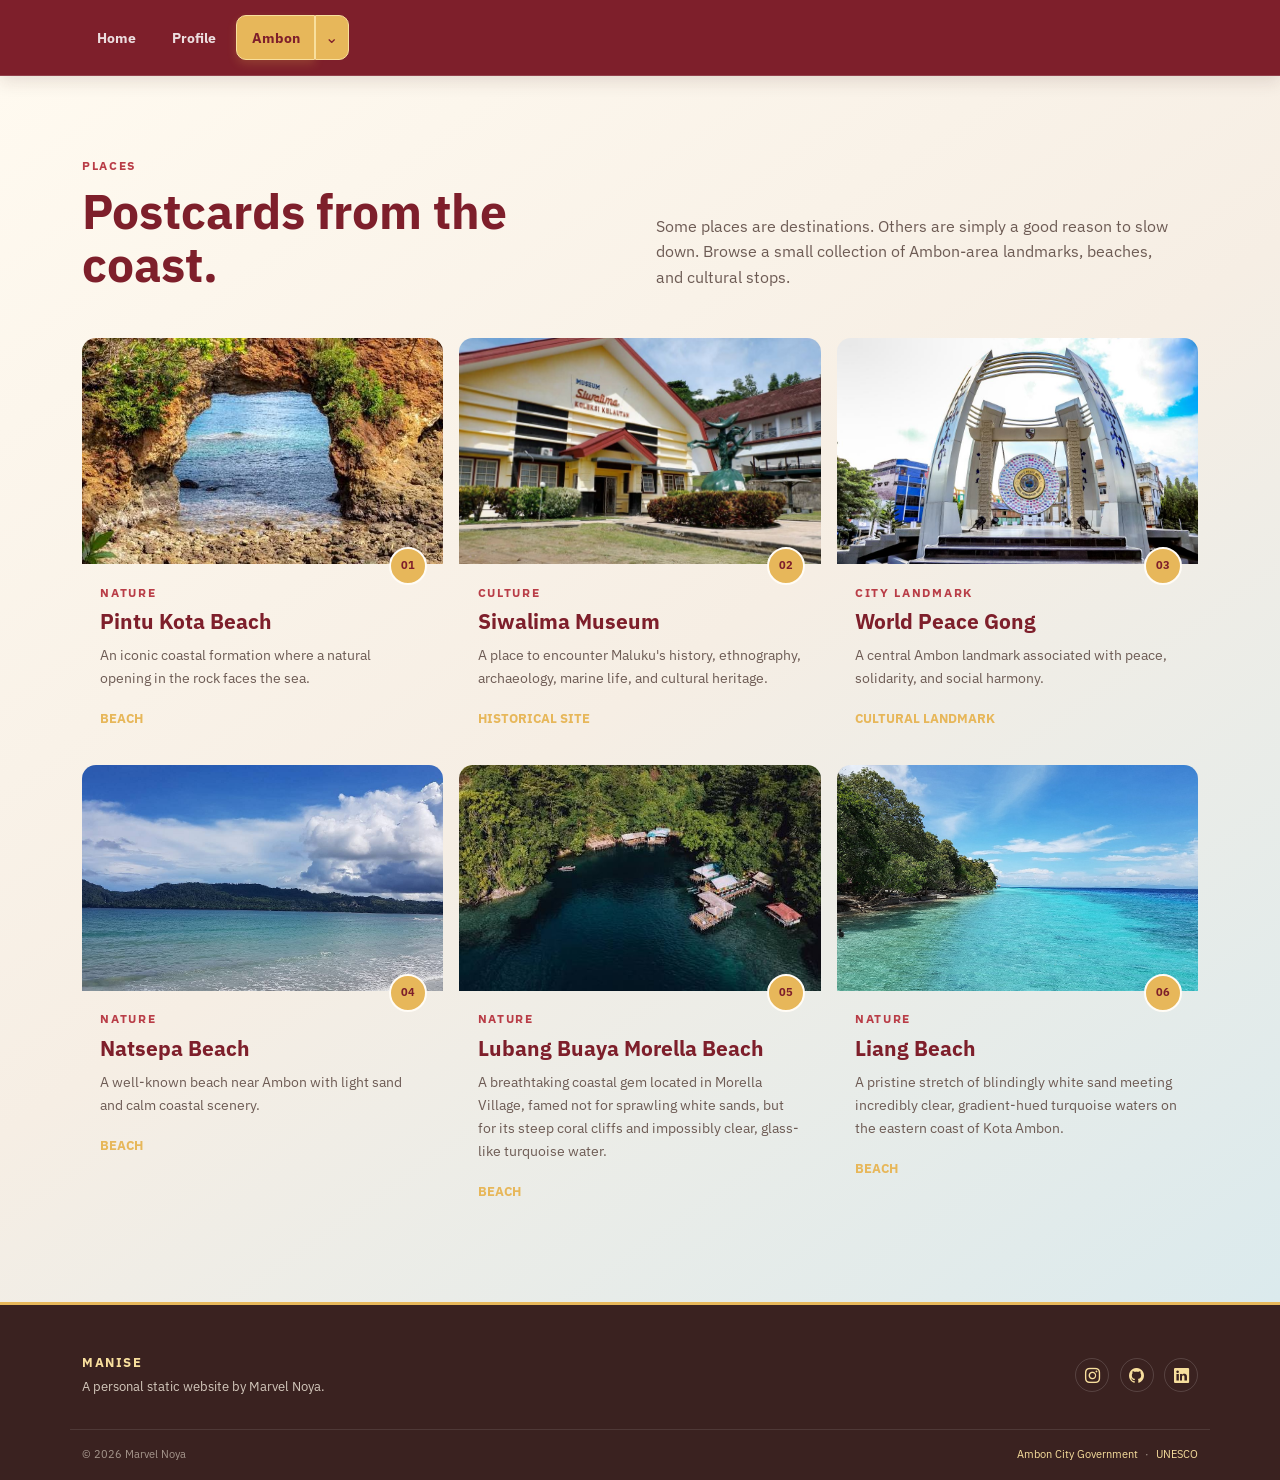
<file: tourist/index.html>
<!DOCTYPE html>
<html lang="en">

<head>
  <meta charset="UTF-8">
  <meta name="viewport" content="width=device-width, initial-scale=1">
  <title>Places to Visit | Ambon</title>
  <meta name="description"
    content="A practical introduction to beaches, cultural landmarks, museums, and food-and-shopping areas in Ambon and its surrounding area.">
  <link rel="preconnect" href="https://fonts.googleapis.com">
  <link rel="preconnect" href="https://fonts.gstatic.com" crossorigin>
  <link href="https://fonts.googleapis.com/css2?family=IBM+Plex+Sans:ital,wght@0,100..700;1,100..700&display=swap"
    rel="stylesheet">
  <link href="https://cdn.jsdelivr.net/npm/bootstrap@5.3.3/dist/css/bootstrap.min.css" rel="stylesheet">
  <link
    rel="stylesheet"
    href="https://cdn.jsdelivr.net/npm/bootstrap-icons@1.11.3/font/bootstrap-icons.min.css">
  <link href="../assets/css/style.css" rel="stylesheet">

<style id="page-style">
/* PLACES */

.places-section {
    background: linear-gradient(145deg, #fffaf0 0%, #f6eee4 50%, #dbeaed 100%);
}

.destination-grid {
    position: relative;
    z-index: 1;
    display: grid;
    grid-template-columns: repeat(3, 1fr);
    gap: 1rem;
}

.destination-card {
    overflow: hidden;
    border-radius: 14px;
}

.destination-card[hidden] {
    display: none;
}

.destination-card.is-visible {
    animation: cardReveal 0.35s ease;
}

.destination-image {
    aspect-ratio: 16 / 10;
    overflow: hidden;
    background: var(--paper);
}

.destination-image img {
    width: 100%;
    height: 100%;
    object-fit: cover;
    transition: transform 0.3s ease;
}

.destination-card:hover .destination-image img {
    transform: scale(1.04);
}

.destination-body {
    position: relative;
    padding: 1.15rem;
}

.destination-number {
    position: absolute;
    top: -17px;
    right: 1rem;
    width: 38px;
    height: 38px;
    display: grid;
    place-items: center;
    color: var(--red-dark);
    font-size: 0.7rem;
    font-weight: 900;
    background: var(--gold);
    border: 2px solid var(--white);
    border-radius: 50%;
}

.destination-body h3 {
    margin-bottom: 0.55rem;
    font-size: 1.3rem;
}

.destination-body p:not(.eyebrow) {
    color: var(--muted);
    font-size: 0.9rem;
}

.destination-footer {
    color: var(--gold);
    font-size: 0.82rem;
    font-weight: 800;
}

@keyframes cardReveal {
    from {
        opacity: 0;
        transform: translateY(8px);
    }

    to {
        opacity: 1;
        transform: translateY(0);
    }
}

/* RESPONSIVE: PAGE-SPECIFIC */

@media (max-width: 991px) {
    .destination-grid {
        grid-template-columns: 1fr 1fr;
    }
}

@media (max-width: 767px) {
    .destination-grid {
        grid-template-columns: 1fr;
    }

    .filter-bar {
        gap: 0.4rem;
    }

    .filter-btn {
        padding: 0.45rem 0.75rem;
    }
}

</style>
</head>

<body data-page="places">
  <header class="site-header">
  <nav class="navbar navbar-expand-lg" aria-label="Primary navigation">
    <div class="container nav-shell">

      <button class="navbar-toggler" type="button" data-bs-toggle="collapse" data-bs-target="#mainNav"
        aria-controls="mainNav" aria-expanded="false" aria-label="Toggle navigation">
        <span class="toggler-line"></span>
        <span class="toggler-line"></span>
        <span class="toggler-line"></span>
      </button>

      <div class="collapse navbar-collapse" id="mainNav">
        <ul class="navbar-nav site-nav">
          <li class="nav-item">
            <a class="nav-link" href="../index.html" data-page-link="home">Home</a>
          </li>
          <li class="nav-item">
            <a class="nav-link" href="../profile/index.html" data-page-link="profile">Profile</a>
          </li>
          <li class="nav-item dropdown ambon-nav-item">
            <div class="ambon-nav-group">
              <a class="nav-link ambon-main-link" href="../hometown/index.html" data-page-link="ambon">
                Ambon
              </a>
              <button class="ambon-menu-toggle" type="button" data-bs-toggle="dropdown"
                aria-expanded="false" aria-label="Open Ambon sections">
                <span aria-hidden="true">⌄</span>
              </button>
              <ul class="dropdown-menu dropdown-menu-end">
                <li>
                  <a class="dropdown-item" href="../hometown/index.html" data-page-link="hometown">Hometown</a>
                </li>
                <li>
                  <a class="dropdown-item" href="../food/index.html" data-page-link="food">Local Food</a>
                </li>
                <li>
                  <a class="dropdown-item" href="../tourist/index.html" data-page-link="places">Places to Visit</a>
                </li>
              </ul>
            </div>
          </li>
        </ul>
      </div>
    </div>
  </nav>
</header>
  
  <main>
    <section class="chapter-section places-section" id="places" data-section="places">
      <div class="section-deco deco-coast" aria-hidden="true"></div>
      <div class="container position-relative">
        <div class="section-intro split-intro">
          <div><p class="eyebrow">PLACES</p><h2>Postcards from the coast.</h2></div>
          <p>Some places are destinations. Others are simply a good reason to slow down. Browse a small collection of Ambon-area landmarks, beaches, and cultural stops.</p>
        </div>

        <div class="destination-grid">
          <article class="destination-card interactive-card tourist-card" data-category="nature">
            <div class="destination-image"><img loading="lazy" src="../assets/img/pintu kota.jpg" alt="Pintu Kota Beach"></div>
            <div class="destination-body"><div class="destination-number">01</div><p class="eyebrow">NATURE</p><h3>Pintu Kota Beach</h3><p>An iconic coastal formation where a natural opening in the rock faces the sea.</p><span class="destination-footer">BEACH</span></div>
          </article>
          <article class="destination-card interactive-card tourist-card" data-category="culture">
            <div class="destination-image"><img loading="lazy" src="../assets/img/museum-siwalima.png" alt="Siwalima Museum"></div>
            <div class="destination-body"><div class="destination-number">02</div><p class="eyebrow">CULTURE</p><h3>Siwalima Museum</h3><p>A place to encounter Maluku's history, ethnography, archaeology, marine life, and cultural heritage.</p><span class="destination-footer">HISTORICAL SITE</span></div>
          </article>
          <article class="destination-card interactive-card tourist-card" data-category="culture">
            <div class="destination-image"><img loading="lazy" src="../assets/img/gong perdamaian.jpg" alt="World Peace Gong"></div>
            <div class="destination-body"><div class="destination-number">03</div><p class="eyebrow">CITY LANDMARK</p><h3>World Peace Gong</h3><p>A central Ambon landmark associated with peace, solidarity, and social harmony.</p><span class="destination-footer">CULTURAL LANDMARK</span></div>
          </article>
          <article class="destination-card interactive-card tourist-card" data-category="nature">
            <div class="destination-image"><img loading="lazy" src="../assets/img/pantai natsepa.jpg" alt="Natsepa Beach"></div>
            <div class="destination-body"><div class="destination-number">04</div><p class="eyebrow">NATURE</p><h3>Natsepa Beach</h3><p>A well-known beach near Ambon with light sand and calm coastal scenery.</p><span class="destination-footer">BEACH</span></div>
          </article>
          <article class="destination-card interactive-card tourist-card" data-category="nature">
            <div class="destination-image"><img loading="lazy" src="../assets/img/pantai morella.jpg" alt="Namalatu Beach"></div>
            <div class="destination-body"><div class="destination-number">05</div><p class="eyebrow">NATURE</p><h3>Lubang Buaya Morella Beach</h3><p>A breathtaking coastal gem located in Morella Village, famed not for sprawling white sands, but for its steep coral cliffs and impossibly clear, glass-like turquoise water.</p><span class="destination-footer">BEACH</span></div>
          </article>
          <article class="destination-card interactive-card tourist-card" data-category="nature">
            <div class="destination-image"><img loading="lazy" src="../assets/img/liang-beach.jpg" alt="Liang Beach"></div>
            <div class="destination-body"><div class="destination-number">06</div><p class="eyebrow">NATURE</p><h3>Liang Beach</h3><p>A pristine stretch of blindingly white sand meeting incredibly clear, gradient-hued turquoise waters on the eastern coast of Kota Ambon.</p><span class="destination-footer">BEACH</span></div>
          </article>
        </div>
      </div>
    </section>
  </main>
  <footer class="site-footer">
  <div class="container footer-grid">
    <div>
      <p class="footer-title">MANISE</p>
      <p class="mb-0">A personal static website by Marvel Noya.</p>
    </div>

    <div class="footer-socials" aria-label="Social media">
      <a href="https://www.instagram.com/mrvlnoya/" target="_blank" rel="noopener noreferrer"
        aria-label="Instagram" title="Instagram">
        <i class="bi bi-instagram"></i>
      </a>

      <a href="https://github.com/MonoPxl" target="_blank" rel="noopener noreferrer"
        aria-label="GitHub" title="GitHub">
        <i class="bi bi-github"></i>
      </a>

      <a href="https://www.linkedin.com/in/marvel-noya-ab5524257/" target="_blank" rel="noopener noreferrer"
        aria-label="LinkedIn" title="LinkedIn">
        <i class="bi bi-linkedin"></i>
      </a>
    </div>
  </div>

  <div class="container footer-bottom">
    <span>© 2026 Marvel Noya</span>
      <div class="footer-sources">
        <a href="https://ambon.go.id/" target="_blank" rel="noopener noreferrer">
          Ambon City Government
        </a>
        <span>·</span>
        <a href="https://www.unesco.org/en/creative-cities/ambon"
          target="_blank" rel="noopener noreferrer">
          UNESCO
        </a>
      </div>
  </div>
</footer>

  <script src="https://cdn.jsdelivr.net/npm/bootstrap@5.3.3/dist/js/bootstrap.bundle.min.js"></script>
  <script src="../assets/js/script.js"></script>
</body>
</html>
</file>
<file: assets/css/style.css>
/* 1. COLORS & BASICS */

:root {
    --red-dark: #7e1f2b;
    --red: #b93d47;
    --gold: #e7b75a;
    --gold-light: #f8df9d;
    --cream: #fff8ec;
    --paper: #f0e3cf;
    --white: #fffcf6;
    --text: #332624;
    --muted: #6d5b54;
    --sea: #4f7f88;
    --line: #dccbb8;

    --shadow: 0 12px 28px rgba(62, 27, 22, 0.12);
    --shadow-small: 0 6px 16px rgba(62, 27, 22, 0.09);
}

* {
    box-sizing: border-box;
}

body {
    margin: 0;
    color: var(--text);
    background: var(--cream);
    font-family: "IBM Plex Sans", "Segoe UI", sans-serif;
    line-height: 1.6;

    /* Small page-entry effect */
    animation: pageEnter 0.4s ease;
}

a {
    color: inherit;
}

img {
    display: block;
    max-width: 100%;
}

button,
a {
    -webkit-tap-highlight-color: transparent;
}

.container {
    position: relative;
}

.position-relative {
    position: relative;
}

p {
    margin-top: 0;
}

h1, h2, h3 {
    margin: 0;
    line-height: 1.1;
    font-weight: 800;
}

h2 {
    color: var(--red-dark);
    font-size: 3rem;
}

h3 {
    color: var(--red-dark);
}

.eyebrow {
    margin: 0 0 0.6rem;
    color: var(--red);
    font-size: 0.75rem;
    font-weight: 800;
    letter-spacing: 0.14em;
    text-transform: uppercase;
}

.eyebrow.light {
    color: var(--gold-light);
}

.light {
    color: var(--white);
}

/* 2. NAVBAR */

.site-header {
    position: sticky;
    top: 0;
    z-index: 2000;
}

.navbar {
    min-height: 76px;
    padding: 0.7rem 0;
    background: var(--red-dark);
    border-bottom: 1px solid rgba(255, 255, 255, 0.15);
    box-shadow: 0 6px 16px rgba(62, 27, 22, 0.12);
}

.nav-shell {
    display: grid;
    grid-template-columns: 1fr auto 1fr;
    align-items: center;
    gap: 1rem;
}

.nav-wordmark {
    grid-column: 2;
    display: inline-flex;
    flex-direction: column;
    align-items: center;
    justify-content: center;
    color: var(--white);
    text-decoration: none;
}

.nav-title {
    font-size: 1rem;
    font-weight: 800;
    letter-spacing: 0.16em;
}

.nav-mini-motif {
    display: flex;
    gap: 4px;
    margin-top: 4px;
}

.nav-mini-motif i {
    width: 5px;
    height: 5px;
    display: block;
    background: var(--gold);
    transform: rotate(45deg);
}

.navbar-collapse {
    grid-column: 3;
    grid-row: 1;
    justify-self: end;
}

.site-nav {
    align-items: center;
    gap: 0.3rem;
}

.site-nav .nav-link {
    padding: 0.6rem 0.9rem !important;
    color: rgba(255, 255, 255, 0.85);
    font-size: 0.9rem;
    font-weight: 700;
    border: 1px solid transparent;
    border-radius: 10px;
    transition: 0.2s ease;
}

.site-nav .nav-link:hover {
    color: var(--white);
    background: rgba(255, 255, 255, 0.08);
    transform: translateY(-1px);
}

.site-nav .nav-link.active {
    color: var(--red-dark);
    background: var(--gold);
    border-color: var(--gold-light);
    box-shadow: 0 4px 10px rgba(230, 184, 74, 0.2);
}

.dropdown-menu {
    min-width: 205px;
    margin-top: 0.5rem;
    padding: 0.5rem;
    border: 1px solid var(--line);
    border-radius: 10px;
    background: var(--white);
    box-shadow: var(--shadow-small);
}

.dropdown-item {
    padding: 0.6rem 0.75rem;
    color: var(--text);
    font-weight: 600;
    border-radius: 7px;
}

.dropdown-item:hover {
    color: var(--red-dark);
    background: #fff0cc;
}

.dropdown-item.active {
    color: var(--white);
    background: var(--red);
}

.ambon-nav-group {
    display: flex;
    align-items: stretch;
}

.ambon-main-link {
    border-radius: 10px 0 0 10px !important;
}

.ambon-menu-toggle {
    width: 34px;
    border: 1px solid transparent;
    border-left-color: rgba(255, 255, 255, 0.08);
    border-radius: 0 10px 10px 0;
    color: rgba(255, 255, 255, 0.85);
    background: transparent;
    cursor: pointer;
}

.ambon-menu-toggle:hover {
    background: rgba(255, 255, 255, 0.08);
}

.ambon-nav-group.is-active .ambon-main-link,
.ambon-nav-group.is-active .ambon-menu-toggle,
.ambon-menu-toggle.active {
    color: var(--red-dark);
    background: var(--gold);
    border-color: var(--gold-light);
}

.navbar-toggler {
    display: none;
    grid-column: 3;
    grid-row: 1;
    justify-self: end;
    padding: 0.45rem 0.55rem;
    border: 1px solid rgba(255, 255, 255, 0.25);
    border-radius: 8px;
}

.toggler-line {
    width: 20px;
    height: 2px;
    display: block;
    margin: 4px auto;
    background: var(--white);
    border-radius: 2px;
    transition: 0.2s ease;
}

.navbar-toggler[aria-expanded="true"] .toggler-line:nth-child(1) {
    transform: translateY(6px) rotate(45deg);
}

.navbar-toggler[aria-expanded="true"] .toggler-line:nth-child(2) {
    opacity: 0;
}

.navbar-toggler[aria-expanded="true"] .toggler-line:nth-child(3) {
    transform: translateY(-6px) rotate(-45deg);
}

/* 3. GENERAL PAGE SECTIONS */

.chapter-section {
    position: relative;
    min-height: calc(100vh - 76px);
    padding: 5rem 0;
    overflow: hidden;
}

.section-deco {
    position: absolute;
    z-index: 0;
    pointer-events: none;
}

.section-intro {
    position: relative;
    z-index: 1;
    display: grid;
    gap: 2rem;
    margin-bottom: 3rem;
}

.split-intro {
    grid-template-columns: 1fr 1fr;
    align-items: end;
}

.section-intro > p {
    max-width: 52ch;
    margin-bottom: 0;
    color: var(--muted);
}

.interactive-card {
    transition: 0.25s ease;
}

.interactive-card:hover {
    transform: translateY(-5px);
    box-shadow: var(--shadow);
}

/* FOOTER */

.site-footer {
    padding: 3rem 0 1rem;
    color: rgba(255, 247, 232, 0.78);
    background: #3a2220;
    border-top: 3px solid var(--gold);
}

.footer-grid {
    display: grid;
    grid-template-columns: 1fr 1fr;
    gap: 1.5rem;
}

.footer-title {
    margin-bottom: 0.2rem;
    color: var(--gold-light);
    font-size: 0.7rem;
    font-weight: 800;
    letter-spacing: 0.12em;
}

.footer-grid p {
    font-size: 0.8rem;
}

.footer-bottom {
    display: flex;
    justify-content: space-between;
    gap: 1rem;
    margin-top: 2rem;
    padding-top: 1rem;
    color: rgba(255, 247, 232, 0.55);
    font-size: 0.7rem;
    border-top: 1px solid rgba(255, 255, 255, 0.1);
}

.footer-bottom a {
    color: var(--gold-light);
    text-decoration: none;
}

.footer-bottom a:hover {
    text-decoration: underline;
}

.footer-socials {
    display: flex;
    align-items: center;
    justify-content: flex-end;
    gap: 0.65rem;
}

.footer-socials {
    display: flex;
    align-items: center;
    gap: 0.65rem;
}

.footer-socials a {
    width: 34px;
    height: 34px;
    display: flex;
    align-items: center;
    justify-content: center;

    color: var(--gold-light);
    border: 1px solid rgba(255, 255, 255, 0.15);
    border-radius: 50%;
    text-decoration: none;

    transition:
        color 0.2s ease,
        background 0.2s ease,
        transform 0.2s ease;
}

.footer-socials a:hover {
    color: var(--red-dark);
    background: var(--gold-light);
    transform: translateY(-2px);
}

.footer-socials i {
    font-size: 0.95rem;
}

.footer-sources {
    display: flex;
    align-items: center;
    gap: 0.45rem;
}

.footer-sources a {
    color: var(--gold-light);
    text-decoration: none;
}

.footer-sources a:hover {
    text-decoration: underline;
}

/* ANIMATIONS */

@keyframes pageEnter {
    from {
        opacity: 0.94;
        transform: translateY(-6px);
    }

    to {
        opacity: 1;
        transform: translateY(0);
    }
}

body {
    animation: pageEnter 0.4s ease;
}

/* 6. RESPONSIVE DESIGN */

/* Tablet and smaller screens */
@media (max-width: 991px) {
    .navbar-toggler {
        display: block;
        margin-left: auto;
    }

    .navbar-collapse {
        grid-column: 1 / -1;
        grid-row: 2;
    }

    .site-nav {
        padding-top: 0.8rem;
        align-items: stretch;
    }

    .site-nav .nav-link {
        width: 100%;
    }

    .ambon-nav-group {
        width: 100%;
    }

    .ambon-main-link {
        flex: 1;
    }

    .ambon-menu-toggle {
        width: 48px;
    }

    .nav-shell {
        grid-template-columns: 1fr auto 1fr;
    }

    .home-hero,
    .ambon-hero {
        grid-template-columns: 1fr;
        gap: 2.5rem;
    }

    .profile-layout {
        grid-template-columns: 1fr;
    }

    .timeline-wrap {
        grid-template-columns: 1fr;
        gap: 2rem;
    }

    .food-grid {
        grid-template-columns: 1fr 1fr;
    }

    .menu-feature {
        grid-column: 1 / -1;
        grid-row: auto;
    }

    .destination-grid {
        grid-template-columns: 1fr 1fr;
    }

    .culture-grid {
        grid-template-columns: 1fr;
    }

    .ambon-map-card {
        grid-template-columns: 1fr;
    }

    .footer-grid {
        grid-template-columns: 1fr 1fr;
    }
}

/* Phone screens */
@media (max-width: 767px) {
    .chapter-section {
        min-height: auto;
        padding: 4rem 0;
    }

    h2 {
        font-size: 2.4rem;
    }

    .nav-shell {
        grid-template-columns: 1fr auto;
    }

    .nav-wordmark {
        grid-column: 1;
        justify-self: start;
    }

    .navbar-toggler {
        grid-column: 2;
    }

    .navbar-collapse {
        grid-column: 1 / -1;
    }

    .nav-title {
        font-size: 0.9rem;
    }

    .dropdown-menu {
        width: 100%;
        margin-top: 0.25rem;
    }

    .footer-grid {
        grid-template-columns: 1fr;
    }

    .footer-bottom {
        flex-direction: column;
        align-items: flex-start;
    }

    .footer-socials {
        justify-content: flex-start;
    }
}
</file>
